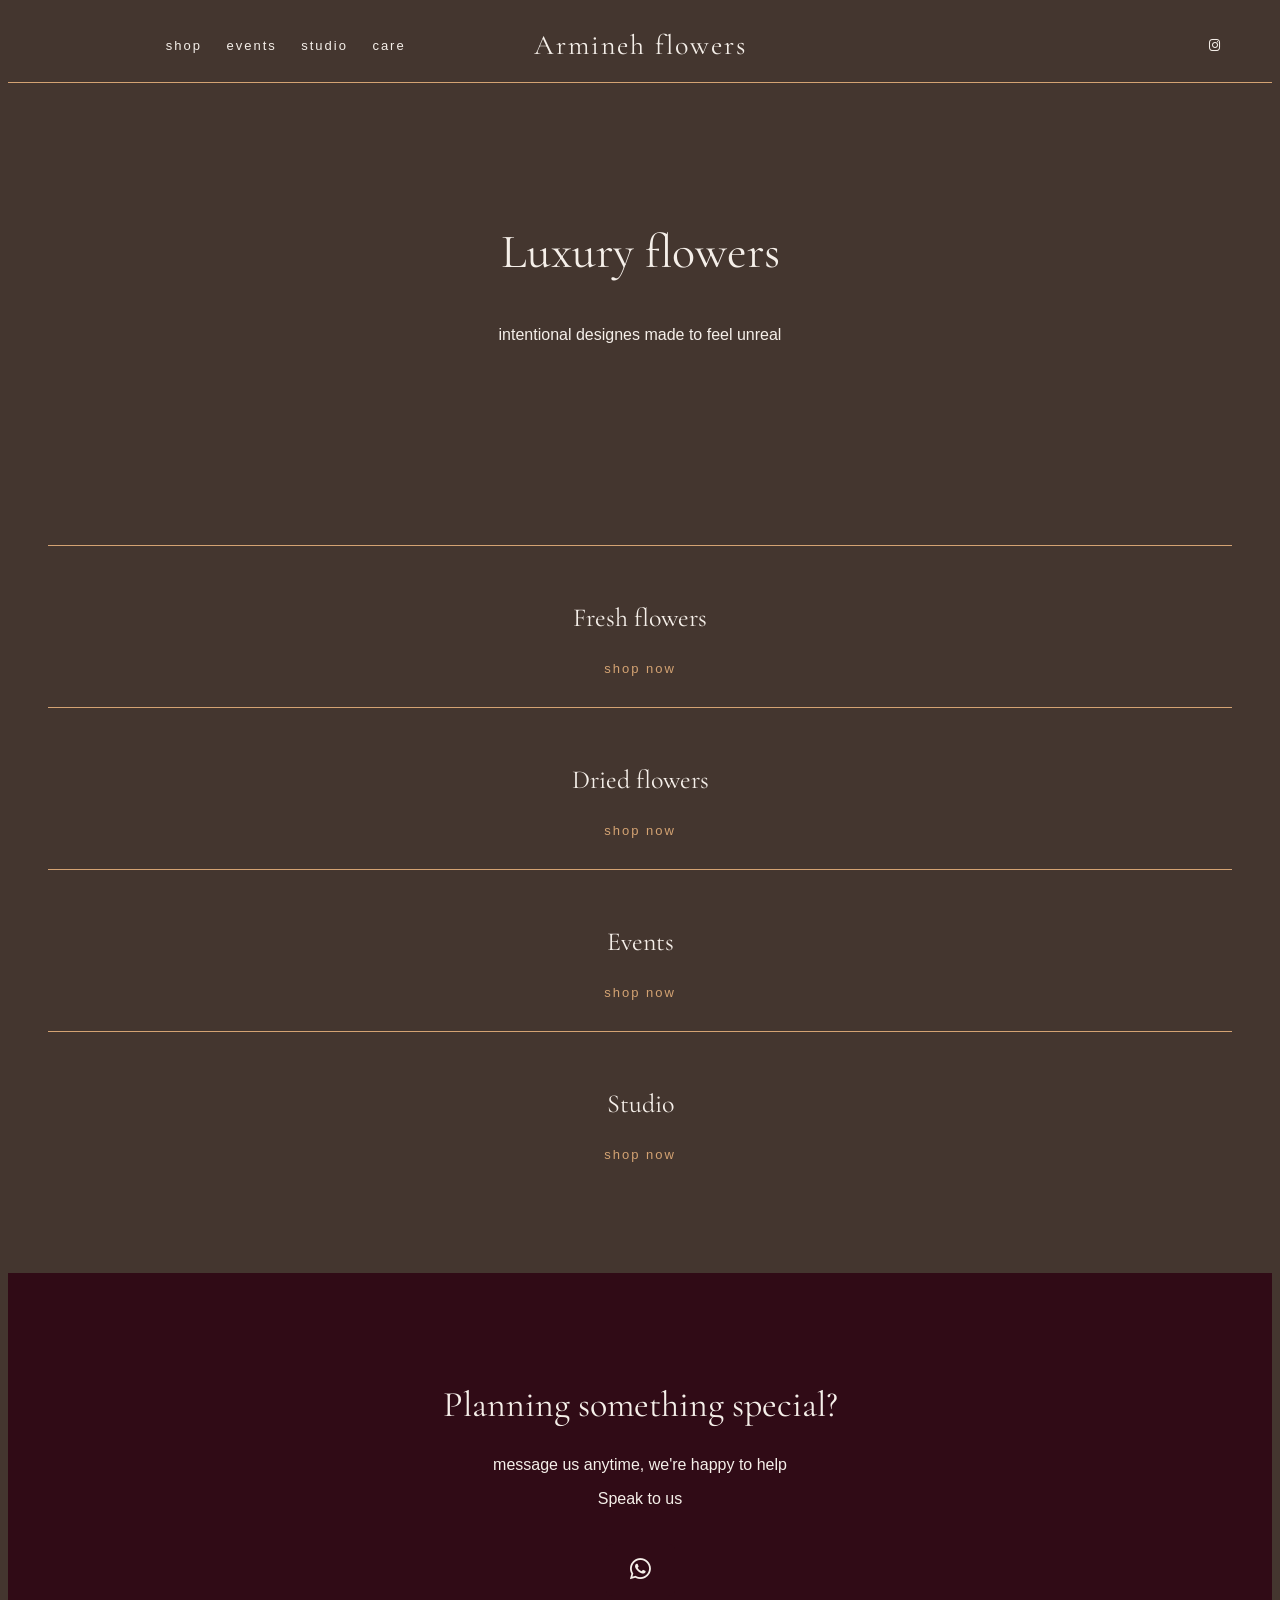
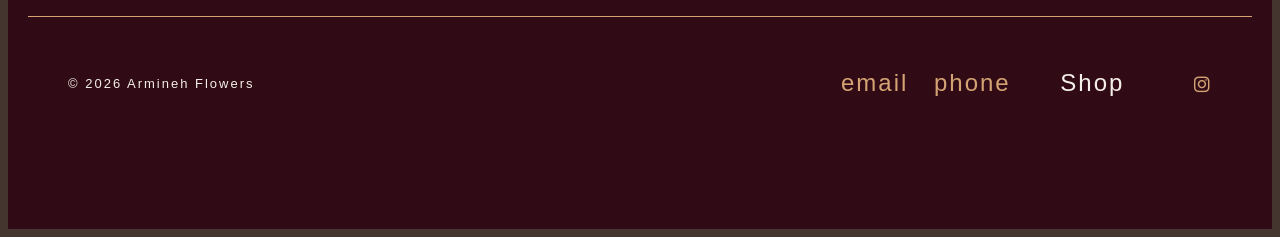
<file: index.html>
<!DOCTYPE html>
<html>

<head>
    <meta name="viewport" content="width=device-width, initial-scale=1">
    <title>Armineh Flowers</title>
    <link rel="stylesheet" href="style.css">
    <link rel="stylesheet" href="home.css">
    <link href="https://fonts.googleapis.com/css2?family=Cormorant+Garamond:wght@400;600&display=swap" rel="stylesheet">
    <link rel="stylesheet" href="https://cdnjs.cloudflare.com/ajax/libs/font-awesome/6.5.1/css/all.min.css">
</head>

<body>
    <header>
        <nav class="nav-left">
            <a href="shop.html">shop</a>
            <a href="events.html">events</a>
            <a href="studio.html">studio</a>
            <a href="care.html">care</a>
        </nav>

        <a href="index.html" class="logo">Armineh flowers</a>

        <div class="nav-right">
            <a href="https://www.instagram.com/oneflowerstop/" target="_blank" aria-label="Instagram">
                <i class="fa-brands fa-instagram"></i>
            </a>
        </div>
    </header>
    <section class="intro">
        <h1>Luxury flowers</h1>
        <p>intentional designes made to feel unreal</p>
    </section>
    <section class="categories">
        <div class="category">
            <h3>Fresh flowers</h3>
            <a href="shop.html">shop now</a>
        </div>
        <div class="category">
            <h3>Dried flowers</h3>
            <a href="shop.html">shop now</a>
        </div>
        <div class="category">
            <h3>Events</h3>
            <a href="shop.html">shop now</a>
        </div>
        <div class="category">
            <h3>Studio</h3>
            <a href="shop.html">shop now</a>
        </div>
    </section>
    <section class="speak">
        <h2>Planning something special?</h2>
        <p>message us anytime, we're happy to help</p>
        <p>Speak to us
        </p>
        <a href="https://wa.me/1YOURNUMBER" class="button" target="_blank">
            <i class="fa-brands fa-whatsapp"></i>
        </a>
        <footer>
            <p>© 2026 Armineh Flowers</p>
            <div>
                <a href="mailto:hello@example.com">email</a>
                <a href="tel:+16045551234">phone</a>
                <a href="shop.html" class="button">Shop</a>
                <a href="https://www.instagram.com/oneflowerstop/" target="_blank" aria-label="Instagram">
                    <i class="fa-brands fa-instagram"></i>
                </a>
            </div>
        </footer>
    </section>
</body>

</html>
</file>
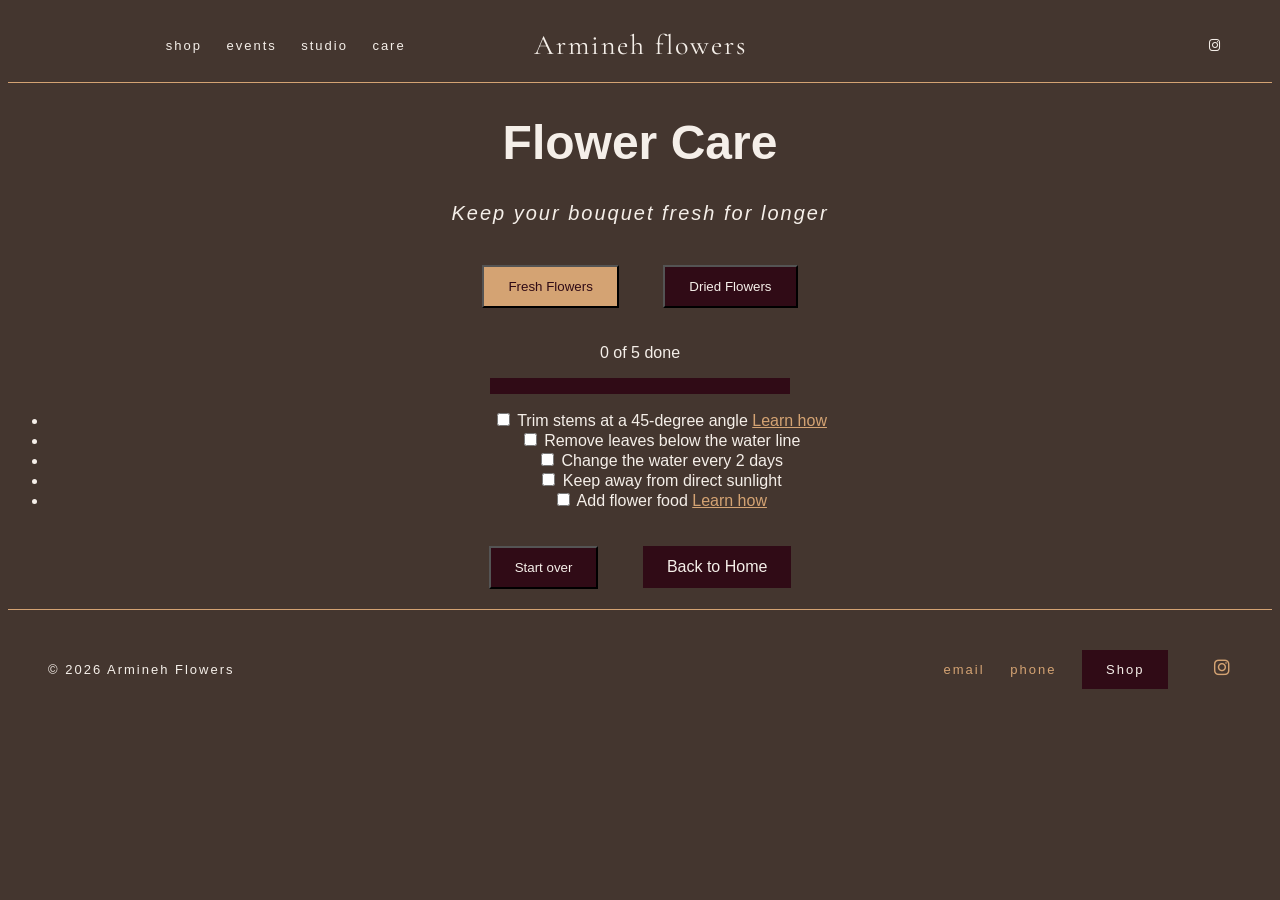
<file: care.html>
<!DOCTYPE html>
<html>

<head>
    <meta name="viewport" content="width=device-width, initial-scale=1">
    <title>Flower Care | Armineh Flowers</title>
    <link rel="stylesheet" href="style.css">
    <link href="https://fonts.googleapis.com/css2?family=Cormorant+Garamond:wght@400;600&display=swap" rel="stylesheet">
    <link rel="stylesheet" href="https://cdnjs.cloudflare.com/ajax/libs/font-awesome/6.5.1/css/all.min.css">
</head>

<body>
    <header>
        <nav class="nav-left">
            <a href="shop.html">shop</a>
            <a href="events.html">events</a>
            <a href="studio.html">studio</a>
            <a href="care.html">care</a>
        </nav>

        <a href="index.html" class="logo">Armineh flowers</a>

        <div class="nav-right">
            <a href="https://www.instagram.com/oneflowerstop/" target="_blank" aria-label="Instagram">
                <i class="fa-brands fa-instagram"></i>
            </a>
        </div>
    </header>
    <h1>Flower Care</h1>
    <p class="tagline">Keep your bouquet fresh for longer</p>
    <button class="button" id="freshBtn" onclick="chooseList('fresh')">Fresh Flowers</button>
    <button class="button" id="driedBtn" onclick="chooseList('dried')">Dried Flowers</button>
    <p id="progress"></p>
    <div class="bar">
        <div id="barFill"></div>
    </div>
    <ul id="taskList"></ul>
    <button class="button" onclick="startOver()">Start over</button>
    <a href="index.html" class="button">Back to Home</a>
    <footer>
        <p>© 2026 Armineh Flowers</p>
        <div>
            <a href="mailto:hello@example.com">email</a>
            <a href="tel:+16045551234">phone</a>
            <a href="shop.html" class="button">Shop</a>
            <a href="https://www.instagram.com/oneflowerstop/" target="_blank" aria-label="Instagram">
                <i class="fa-brands fa-instagram"></i>
            </a>
        </div>
    </footer>
    <script src="care.js"></script>
</body>

</html>
</file>
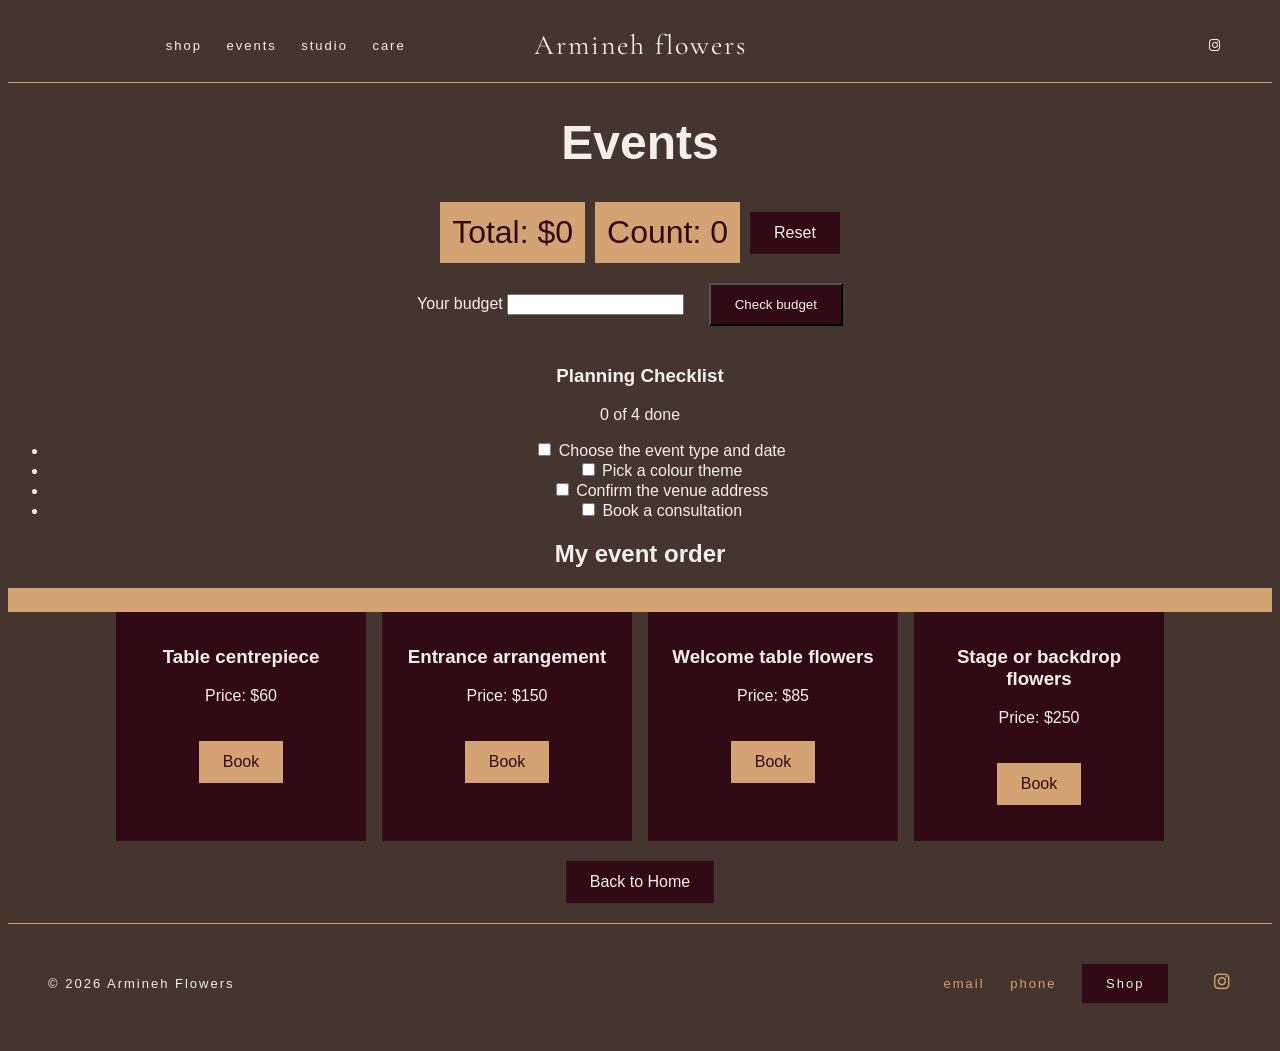
<file: events.html>
<!DOCTYPE html>
<html>

<head>
    <meta name="viewport" content="width=device-width, initial-scale=1">
    <title>Events | Armineh Flowers</title>
    <link rel="stylesheet" href="style.css">
    <link href="https://fonts.googleapis.com/css2?family=Cormorant+Garamond:wght@400;600&display=swap" rel="stylesheet">
    <link rel="stylesheet" href="https://cdnjs.cloudflare.com/ajax/libs/font-awesome/6.5.1/css/all.min.css">
</head>

<body>
    <header>
        <nav class="nav-left">
            <a href="shop.html">shop</a>
            <a href="events.html">events</a>
            <a href="studio.html">studio</a>
            <a href="care.html">care</a>
        </nav>

        <a href="index.html" class="logo">Armineh flowers</a>

        <div class="nav-right">
            <a href="https://www.instagram.com/oneflowerstop/" target="_blank" aria-label="Instagram">
                <i class="fa-brands fa-instagram"></i>
            </a>
        </div>
    </header>
    <h1>Events</h1>

    <div class="summary">
        <p id="total" class="box">Total: $0</p>
        <p id="count" class="box">Count: 0</p>
        <a href="#" class="button" onclick="resetOrder()">Reset</a>
    </div>

    <label for="budgetInput">Your budget</label>
    <input type="number" id="budgetInput">
    <button type="button" class="button" onclick="checkBudget()">Check budget</button>
    <p id="budgetMessage"></p>

    <h3>Planning Checklist</h3>
    <p id="planProgress"></p>
    <ul id="planList"></ul>

    <h2>My event order</h2>

    <ul id="bookList" class="box"></ul>

    <div class="flowers" id="eventItems"></div>




    <a href="index.html" class="button">Back to Home</a>
    <footer>
        <p>© 2026 Armineh Flowers</p>
        <div>
            <a href="mailto:hello@example.com">email</a>
            <a href="tel:+16045551234">phone</a>
            <a href="shop.html" class="button">Shop</a>
            <a href="https://www.instagram.com/oneflowerstop/" target="_blank" aria-label="Instagram">
                <i class="fa-brands fa-instagram"></i>
            </a>
        </div>
    </footer>
    <script src="events.js"></script>
</body>

</html>
</file>
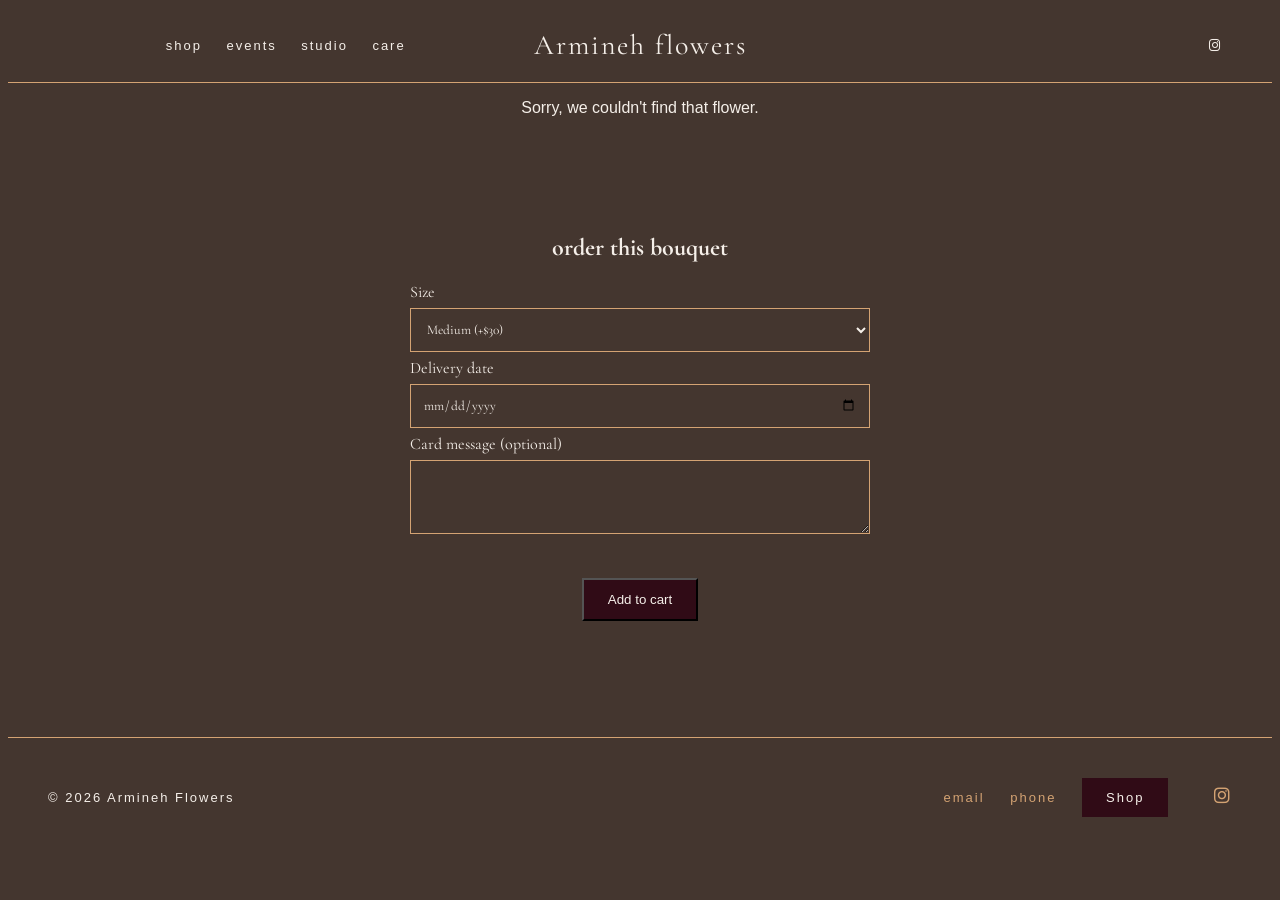
<file: product.html>
<!DOCTYPE html>
<html>

<head>
    <meta name="viewport" content="width=device-width, initial-scale=1">
    <title>Flower | Armineh Flowers</title>
    <link href="https://fonts.googleapis.com/css2?family=Cormorant+Garamond:wght@400;600&display=swap" rel="stylesheet">
    <link rel="stylesheet" href="https://cdnjs.cloudflare.com/ajax/libs/font-awesome/6.5.1/css/all.min.css">
    <link rel="stylesheet" href="style.css">
    <link rel="stylesheet" href="product.css">
</head>

<body>
    <header>
        <nav class="nav-left">
            <a href="shop.html">shop</a>
            <a href="events.html">events</a>
            <a href="studio.html">studio</a>
            <a href="care.html">care</a>
        </nav>

        <a href="index.html" class="logo">Armineh flowers</a>

        <div class="nav-right">
            <a href="https://www.instagram.com/oneflowerstop/" target="_blank" aria-label="Instagram">
                <i class="fa-brands fa-instagram"></i>
            </a>
        </div>
    </header>

    <main id="productBox"></main>

    <section class="orderOptions">
        <h2>order this bouquet</h2>

        <label for="size">Size</label>
        <select id="size" onchange="updatePrice()">
            <opiton value="0">Small</opiton>
            <option value="30">Medium (+$30)</option>
            <option value="60">Large (+$60)</option>
        </select>

        <label for="deliveryDate">Delivery date</label>
        <input type="date" id="deliveryDate">

        <label for="cardMessage">Card message (optional)</label>
        <textarea id="cardMessage" rows="3"></textarea>

        <p id="totalPrice"></p>

        <button type="button" class="button" onclick="addToCart()">Add to cart</button>
        <p id="cartMessage"></p>

    </section>
    <footer>
        <p>© 2026 Armineh Flowers</p>
        <div>
            <a href="mailto:hello@example.com">email</a>
            <a href="tel:+16045551234">phone</a>
            <a href="shop.html" class="button">Shop</a>
            <a href="https://www.instagram.com/oneflowerstop/" target="_blank" aria-label="Instagram">
                <i class="fa-brands fa-instagram"></i>
            </a>
        </div>
    </footer>
    <script src="products.js"></script>
    <script src="product.js"></script>
</body>

</html>
</file>
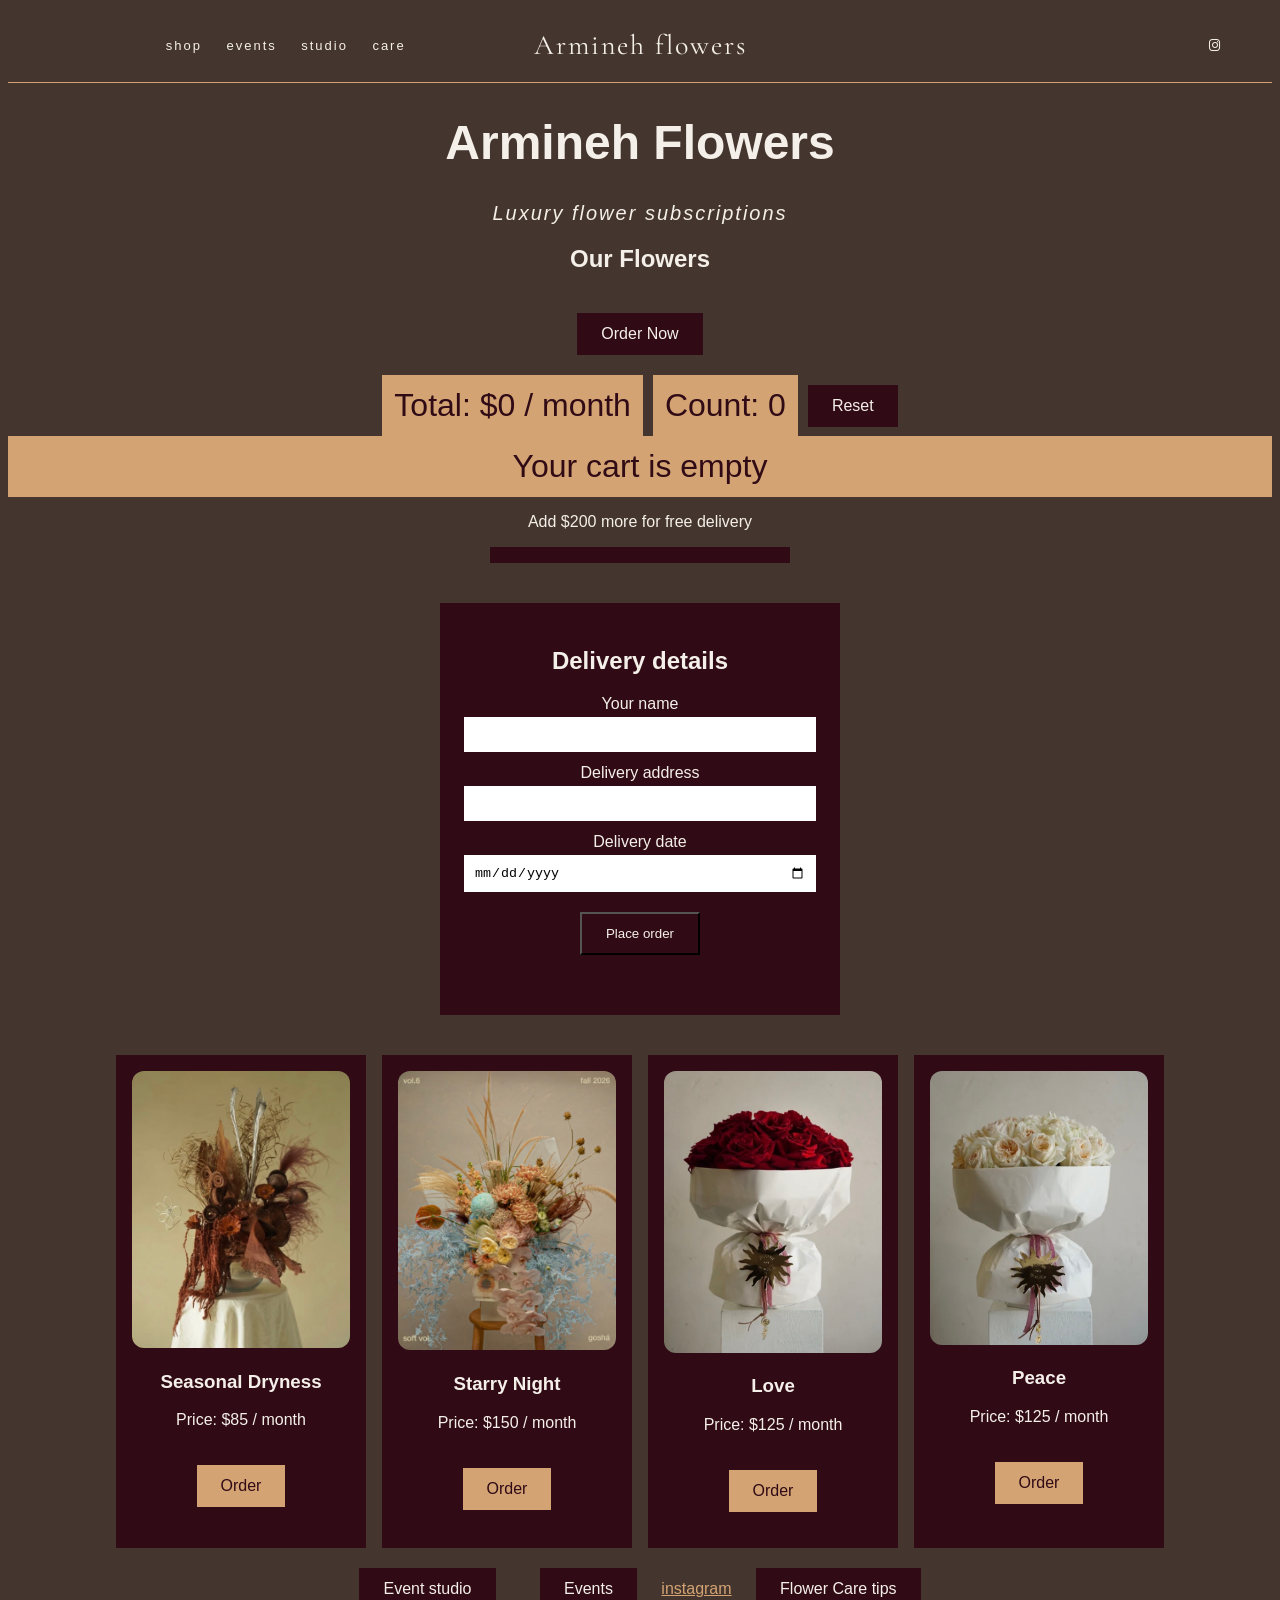
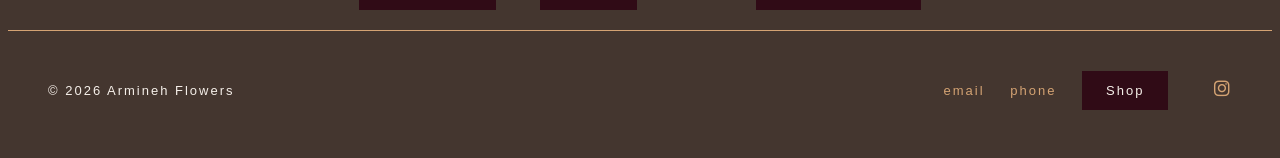
<file: shop.html>
<!DOCTYPE html>
<html>

<head>
    <meta name="viewport" content="width=device-width, initial-scale=1">
    <title>Armineh Flowers</title>
    <link rel="stylesheet" href="style.css">
    <link href="https://fonts.googleapis.com/css2?family=Cormorant+Garamond:wght@400;600&display=swap" rel="stylesheet">
    <link rel="stylesheet" href="https://cdnjs.cloudflare.com/ajax/libs/font-awesome/6.5.1/css/all.min.css">
</head>

<body>
    <header>
        <nav class="nav-left">
            <a href="shop.html">shop</a>
            <a href="events.html">events</a>
            <a href="studio.html">studio</a>
            <a href="care.html">care</a>
        </nav>

        <a href="index.html" class="logo">Armineh flowers</a>

        <div class="nav-right">
            <a href="https://www.instagram.com/oneflowerstop/" target="_blank" aria-label="Instagram">
                <i class="fa-brands fa-instagram"></i>
            </a>
        </div>
    </header>
    <h1>Armineh Flowers</h1>
    <p class="tagline">Luxury flower subscriptions</p>
    <h2>Our Flowers</h2>
    <a href="#" class="button">Order Now</a>
    <p id="message"></p>

    <div class="summary">
        <p id="total" class="box">Total: $0 / month</p>
        <p id="count" class="box">Count: 0</p>
        <a href="#" class="button" onclick="resetOrder()">Reset</a>
    </div>

    <ul id="orderList" class="box"></ul>
    <p id="delivery"></p>
    <div class="bar">
        <div id="barFill"></div>
    </div>

    <div class="checkout">
        <h2>Delivery details</h2>

        <label for="customerName">Your name</label>
        <input type="text" id="customerName">

        <label for="address">Delivery address</label>
        <input type="text" id="address">

        <label for="deliveryDate">Delivery date</label>
        <input type="date" id="deliveryDate">

        <button type="button" class="button" onclick="placeOrder()">Place order</button>

        <p id="confirmation"></p>

    </div>

    <div class="flowers" id="flowerList"></div>
    <a href="studio.html" class="button">Event studio</a>
    <a href="events.html" class="button">Events</a>
    <a href="https://www.instagram.com/oneflowerstop/">instagram</a>
    <a href="care.html" class="button">Flower Care tips</a>
    <footer>
        <p>© 2026 Armineh Flowers</p>
        <div>
            <a href="mailto:hello@example.com">email</a>
            <a href="tel:+16045551234">phone</a>
            <a href="shop.html" class="button">Shop</a>
            <a href="https://www.instagram.com/oneflowerstop/" target="_blank" aria-label="Instagram">
                <i class="fa-brands fa-instagram"></i>
            </a>
        </div>
    </footer>
    <script src="products.js"></script>
    <script src="script.js"></script>
</body>

</html>
</file>
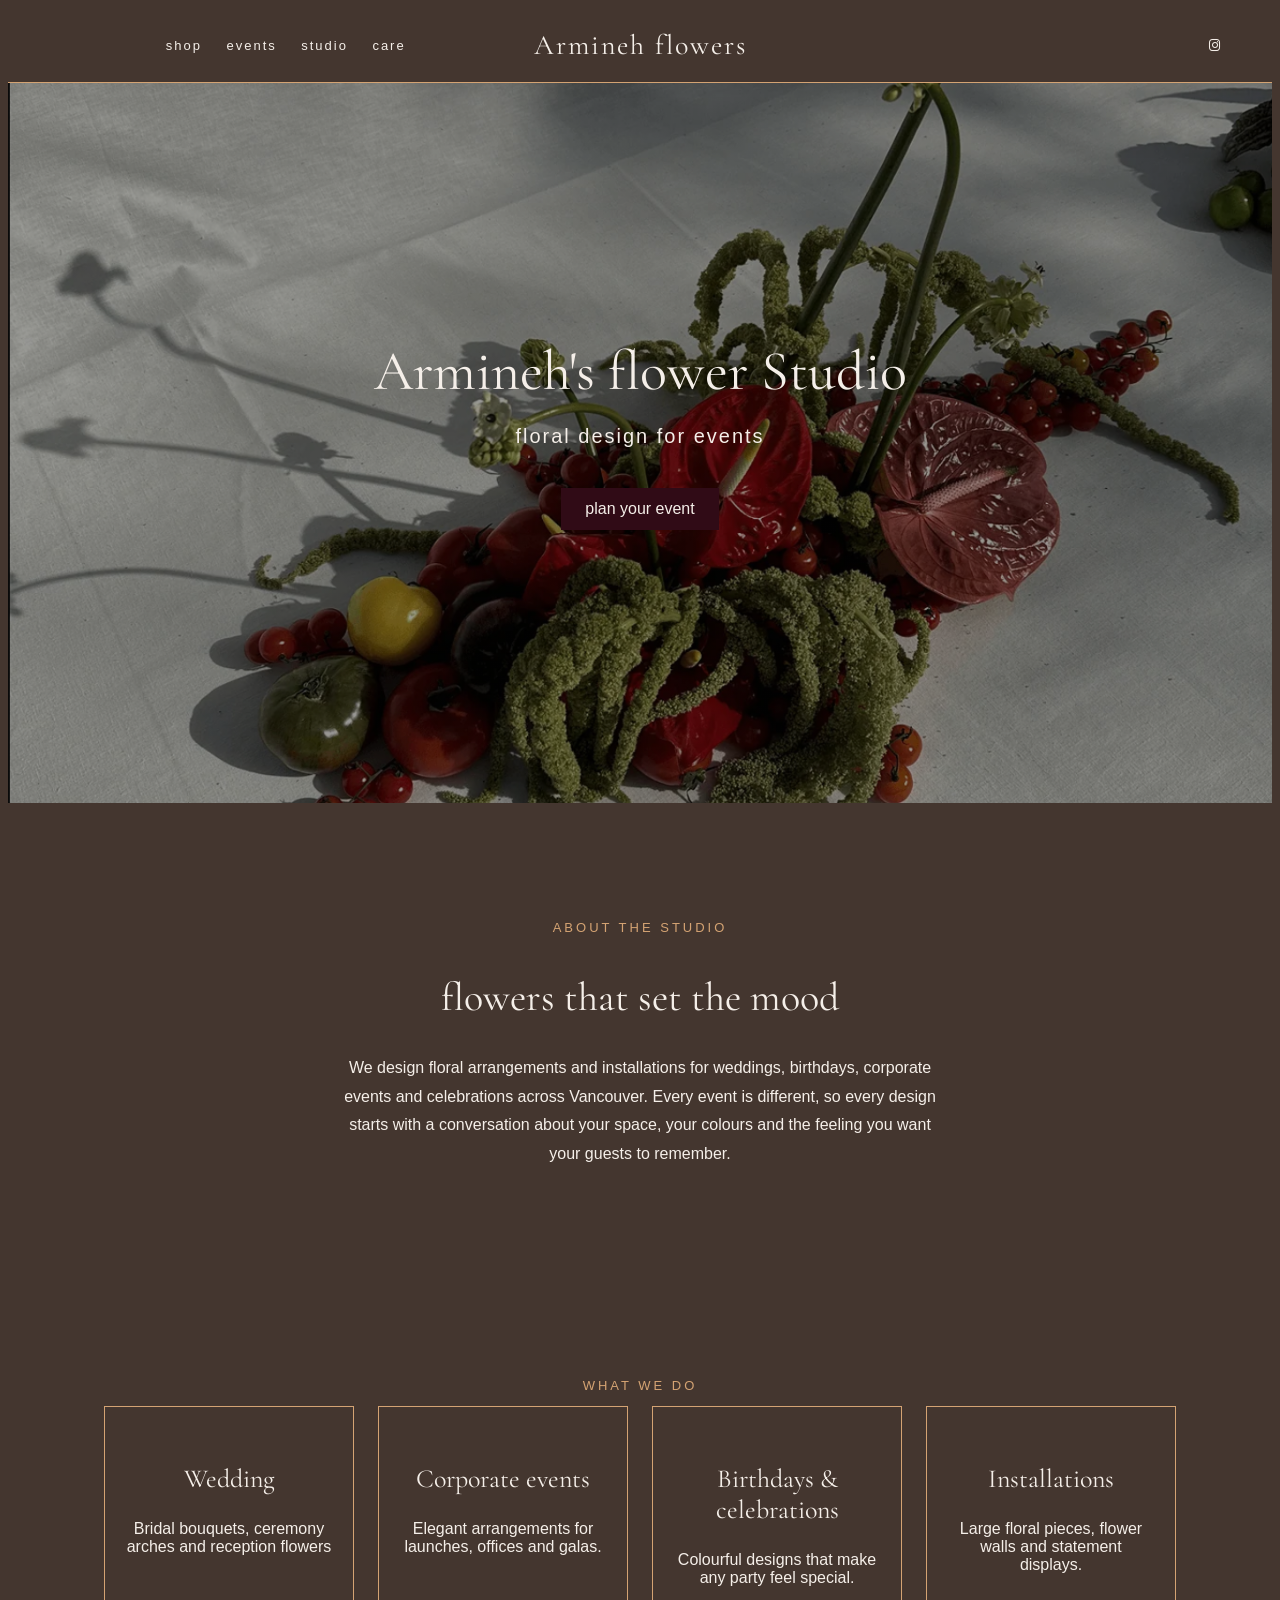
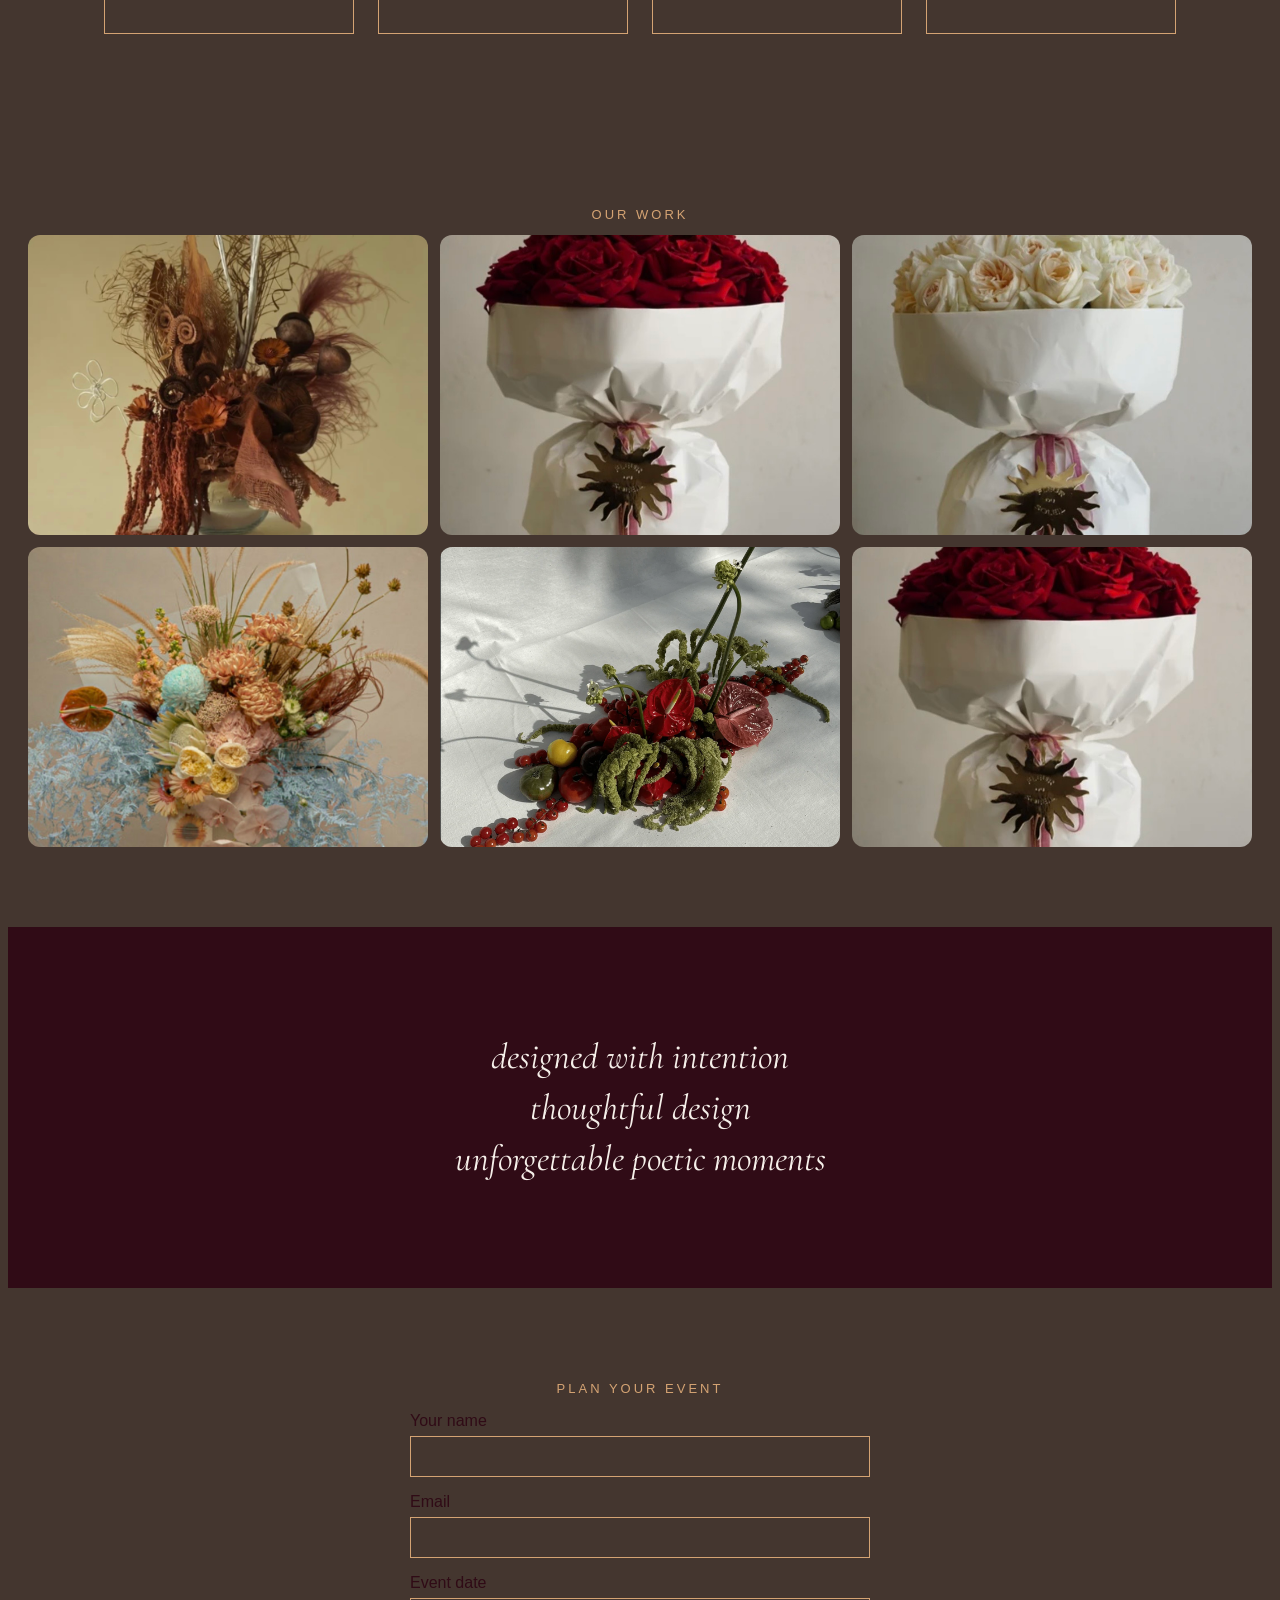
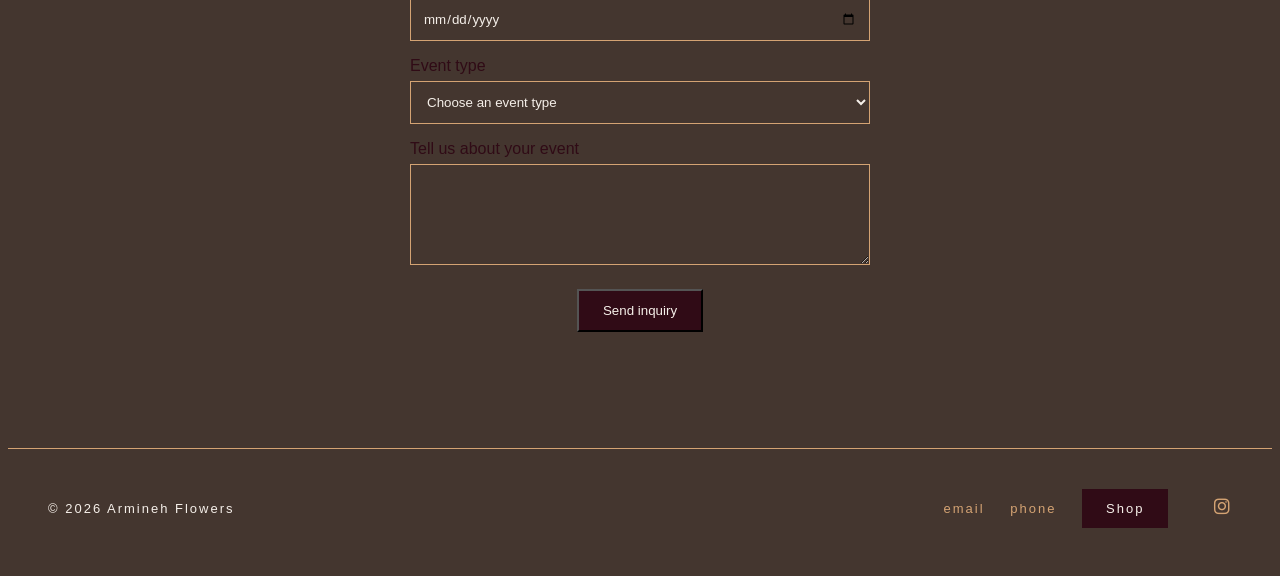
<file: studio.html>
<!DOCTYPE html>
<html>

<head>
    <meta name="viewport" content="width=device-width, initial-scale=1">
    <title>Studio | Armineh Flowers</title>
    <link href="https://fonts.googleapis.com/css2?family=Cormorant+Garamond:wght@400;600&display=swap" rel="stylesheet">
    <link rel="stylesheet" href="https://cdnjs.cloudflare.com/ajax/libs/font-awesome/6.5.1/css/all.min.css">
    <link rel="stylesheet" href="style.css">
    <link rel="stylesheet" href="studio.css">
</head>

<body>
    <header>
        <nav class="nav-left">
            <a href="shop.html">shop</a>
            <a href="events.html">events</a>
            <a href="studio.html">studio</a>
            <a href="care.html">care</a>
        </nav>

        <a href="index.html" class="logo">Armineh flowers</a>

        <div class="nav-right">
            <a href="https://www.instagram.com/oneflowerstop/" target="_blank" aria-label="Instagram">
                <i class="fa-brands fa-instagram"></i>
            </a>
        </div>
    </header>
    <section class="hero">
        <h1>Armineh's flower Studio</h1>
        <p>floral design for events</p>
        <a href="#inquiry" class="button">plan your event</a>
    </section>
    <section class="about">
        <p class="label">about the studio</p>
        <h2>flowers that set the mood</h2>
        <p>We design floral arrangements and installations for weddings, birthdays, corporate events and celebrations
            across Vancouver. Every event is different, so every design starts with a conversation about your space,
            your colours and the feeling you want your guests to remember.</p>
    </section>
    <section class="services">
        <p class="label">What we do</p>
        <div class="serviceList" id="serviceList"></div>
    </section>
    <section class="gallery-section">
        <p class="label">Our work</p>
        <div class="gallery">
            <img src="bouquet.jpg" alt="Dried flower bouquet on a table">
            <img src="love.jpg" alt="...">
            <img src="peace.jpg" alt="...">
            <img src="starrynight.jpg" alt="...">
            <img src="hero.jpg" alt="...">
            <img src="love.jpg" alt="...">
        </div>
    </section>
    <section class="statement">
        <p>designed with intention</p>
        <p>thoughtful design</p>
        <p>unforgettable poetic moments</p>
    </section>
    <section class="inquiry" id="inquiry">
        <p class="label"> plan your event</p>

        <label for="inquiryName">Your name</label>
        <input type="text" id="inquiryName">

        <label for="inquiryEmail">Email</label>
        <input type="email" id="inquiryEmail">

        <label for="inquiryDate">Event date</label>
        <input type="date" id="inquiryDate">

        <label for="eventType">Event type</label>
        <select id="eventType">
            <option value="">Choose an event type</option>
            <option value="wedding">Wedding</option>
            <option value="corporate event">Corprate event</option>
            <option value="birthdays & celebrations">Birthdays & celebrations</option>
            <option value="installations">Installations</option>
            <option value="other">Other</option>
        </select>

        <label for="inquiryDetails">Tell us about your event</label>
        <textarea id="inquiryDetails" rows="5"></textarea>

        <button type="button" class="button" onclick="sendInquiry()">Send inquiry</button>

        <p id="inquiryMessage"></p>
    </section>
    <footer>
        <p>© 2026 Armineh Flowers</p>
        <div>
            <a href="mailto:hello@example.com">email</a>
            <a href="tel:+16045551234">phone</a>
            <a href="shop.html" class="button">Shop</a>
            <a href="https://www.instagram.com/oneflowerstop/" target="_blank" aria-label="Instagram">
                <i class="fa-brands fa-instagram"></i>
            </a>
        </div>
    </footer>
    <script src="studio.js"></script>
</body>

</html>
</file>
<file: style.css>
* {
            box-sizing: border-box;
        }

        header {
            justify-content: space-between;
            display: flex;
            align-items: center;
            padding: 20px 40px;
            border-bottom: 1px solid #d4a373;
        }

        header a {
            color: #F5efe9;
            font-size: 13px;
            letter-spacing: 2px;
            margin: 0 10px;
            text-decoration: none;
        }

        .nav-left,
        .nav-right {
            flex: 1;
        }

        .nav-right {
            text-align: right;
        }

        .logo {
            font-family: "Cormorant Garamond", serif;
            font-size: 28px;
        }

        body {
            font-family: Arial, sans-serif;
            background-color: #44362f;
            color: #F5efe9;
            text-align: center;
        }

        h1 {
            color: #F5efe9;
            font-size: 48px;
        }

        img {
            width: 400px;
            border-radius: 12px;
            transition: 0.3s;
            max-width: 100%;
        }

        h2 {
            color: #F5efe9;
            font-size: 24px;
        }

        a {
            color: #d4a373;
        }

        .tagline {
            font-style: italic;
            font-size: 20px;
            letter-spacing: 2px;
        }

        .button {
            background-color: #300b16;
            color: #F5efe9;
            padding: 12px 24px;
            border-radius: 0%;
            text-decoration: none;
            display: inline-block;
            margin: 20px;
            transition: 0.3s;
        }

        .button:hover {
            background-color: #d4a373;
            color: #300b16;
        }

        img:hover {
            opacity: 0.8;
        }

        .summary {
            display: flex;
            justify-content: center;
            gap: 10px;
            flex-wrap: wrap;
            align-items: center;
        }

        .summary .button {
            margin: 0;
        }

        .flowers {
            display: flex;
            justify-content: center;
            gap: 16px;
            flex-wrap: wrap;
        }

        .card {
            background-color: #300b16;
            padding: 16px;
            width: 250px;
        }

        .card img {
            width: 100%;
        }

        .card .button {
            background-color: #d4a373;
            color: #300b16;
        }

        .card .button:hover {
            background-color: #F5efe9;
            color: #300b16;
        }

        @media (max-width: 600px) {
            h1 {
                font-size: 32px;
            }

            .card {
                width: 100%;
            }

        }

        #message {
            background-color: #d4a373;
            color: #44362f;
            font-size: larger;
            padding: 12px;
        }

        .box {
            background-color: #d4a373;
            color: #300b16;
            font-size: 32px;
            padding: 12px;
            margin: 0;
        }

        #message:empty {
            display: none;
        }

        #orderList:empty {
            display: none;
        }

        #orderList {
            list-style: none;
        }

        .bar {
            background-color: #300b16;
            height: 16px;
            width: 300px;
            max-width: 100%;
            margin: 0 auto;
        }

        #barFill {
            background-color: #d4a373;
            height: 100%;
            width: 0%;
            transition: 0.5s;
        }

        .checkout {
            background-color: #300b16;
            padding: 24px;
            width: 400px;
            max-width: 100%;
            margin: 40px auto;
        }

        .checkout label {
            display: block;
            margin-top: 12px;
        }

        .checkout input {
            width: 100%;
            padding: 10px;
            margin-top: 4px;
            border: none;
        }

        .active {
            background-color: #d4a373;
            color: #300b16;
        }

        footer {
            display: flex;
            justify-content: space-between;
            align-items: center;
            padding: 20px 40px;
            font-size: 13px;
            letter-spacing: 2px;
            border-top: 1px solid #d4a373;
        }

        footer a {
            margin-left: 20px;
            text-decoration: none;
        }

        footer a:hover {
            text-decoration: underline #7a9cc6;
        }

        @media (max-width: 600px) {
            footer {
                flex-direction: column;
            }

            footer a {
                margin: 0 10px;
            }
        }

        footer a i {
            font-size: 18px;
        }
</file>
<file: home.css>
.intro {
    max-width: 650px;
    margin: 0 auto;
    padding: 100px 20px;
}

.intro h1 {
    font-family: "Cormorant Garamond", serif;
    font-size: 48px;
    font-weight: 400;
}

.intro p {
    line-height: 1.8;
}

.categories {
    padding: 80px 40px;
}

.categoryGrid {
    display: grid;
    grid-template-columns: repeat(4, 1fr);
    gap: 24px;
}

.category {
    padding: 30px 20px;
    border-top: 1px solid #d4a373;
}
 
.category h3 {
    font-family: "Cormorant Garamond", serif;
    font-size: 26px;
    font-weight: 400;
}

.category a {
    color: #d4a373;
    text-decoration: none;
    letter-spacing: 2px;
    font-size: 13px;
}

@media (max-width: 900px) {
    .categoryGrid {
        grid-template-columns: repeat(2, 1fr);
    }
}

@media (max-width: 600px) {
    .categoryGrid {
        grid-template-columns: repeat(1, 1fr);
    }
}

.speak {
    background-color: #300b16;
    text-align: center;
    padding: 80px 20px;
}

.speak h2 {
    font-family: "Cormorant Garamond", serif;
    font-size: 36px;
    font-weight: 400;
}

.speak a {
    font-size: x-large;
    border-radius: 10%;
}
</file>
<file: product.css>
.product {
    display: flex;
    gap: 40px;
    padding: 60px 40px;
    text-align: left;
}

#mainPhoto {
    width: 100%;
    height: 500px;
    object-fit: cover;
}

.productInfo h1 {
    font-family: "Cormorant Garamond", serif;
    font-size: 44px;
    font-weight: 400;
}

.price {
    color: #d4a373;
    font-size: 22px;
}


.productPhotos {
    text-align: left;
    width: 50%;
}

.thumbs {
    display: flex;
    gap: 10px;
    margin-top: 10px;
}

.thumb {
    width: 80px;
    height: 80px;
    object-fit: cover;
    cursor: pointer;
}

.thumb:hover {
    opacity: 0.7;
}

.orderOptions {
    font-family: "Cormorant Garamond", serif;
    max-width: 500px;
    margin: 0 auto;
    text-align: center;
    padding: 80px 20px;
}

.orderOptions select,
.orderOptions input,
.orderOptions textarea {
    width: 100%;
    border: 1px solid #d4a373;
    color: #f5efe9;
    padding: 12px;
    background-color: transparent;
    font-family: inherit;
    margin-top: 6px;
}

.orderOptions label {
    text-align: left;
    display: block;
    margin-top: 6px;
}

#totalPrice {
    color: #d4a373;
    font-size: larger;
    text-align: center;
}

.orderOptions option {
    color: #300b16;
}

@media (max-width: 900px) {
    .product {
        flex-direction: column;
    }

    .productPhotos {
        width: 100%;
    }
}
</file>
<file: studio.css>
h1,
h2 {
    font-family: "Cormorant Garamond", serif;
    font-weight: 400;
}

.hero {
    height: 80vh;
    background-image: linear-gradient(rgba(0, 0, 0, 0.4), rgba(0, 0, 0, 0.4)), url("hero.jpg");
    background-size: cover;
    background-position: center;
    display: flex;
    flex-direction: column;
    justify-content: center;
    align-items: center;
}

.hero h1 {
    font-size: 56px;
    margin: 0;
}

.hero p {
    font-size: 20px;
    letter-spacing: 2px;
}

.about {
    max-width: 650px;
    margin: 0 auto;
    padding: 100px 20px;
}

.about h2 {
    font-size: 40px;
}

.about p {
    line-height: 1.8;
}

.label {
    text-transform: uppercase;
    letter-spacing: 3px;
    font-size: 13px;
    color: #d4a373;
}

.services {
    padding: 80px 20px;
}

.serviceList {
    display: flex;
    justify-content: center;
    flex-wrap: wrap;
    gap: 24px;

}

.service {
    width: 250px;
    padding: 30px 20px;
    border: 1px solid #d4a373;
    transition: 0.3s;
}

.service:hover {
    transform: translateY(-6px);
}

.service h3 {
    font-family: "Cormorant Garamond", serif;
    font-size: 26px;
    font-weight: 400;

}

.gallery-section {
    padding: 80px 20px;
}

.gallery {
    display: grid;
    grid-template-columns: repeat(3, 1fr);
    gap: 12px;
}

.gallery img {
    width: 100%;
    height: 300px;
    object-fit: cover;
}

@media (max-width: 600px) {
    .gallery {
        grid-template-columns: repeat(1, 1fr);
    }
}

.statement {
    background-color: #300b16;
    padding: 100px 20px;
    text-align: center;
}

.statement p {
    font-family: "Cormorant Garamond", serif;
    font-size: 36px;
    font-style: italic;
    margin: 8px 0;
}

.inquiry {
    max-width: 500px;
    margin: 0 auto;
    padding: 80px 20px;
}

.inquiry label {
    display: block;
    margin-top: 16px;
    text-align: left;

}

.inquiry  {
    color: #300b16;
}

.inquiry input,
.inquiry select,
.inquiry textarea {
    width: 100%;
    padding: 12px;
    border: 1px solid #d4a373;
    background-color: transparent;
    color: #f5efe9;
    font-family: inherit;
    margin-top: 6px;
}
</file>
